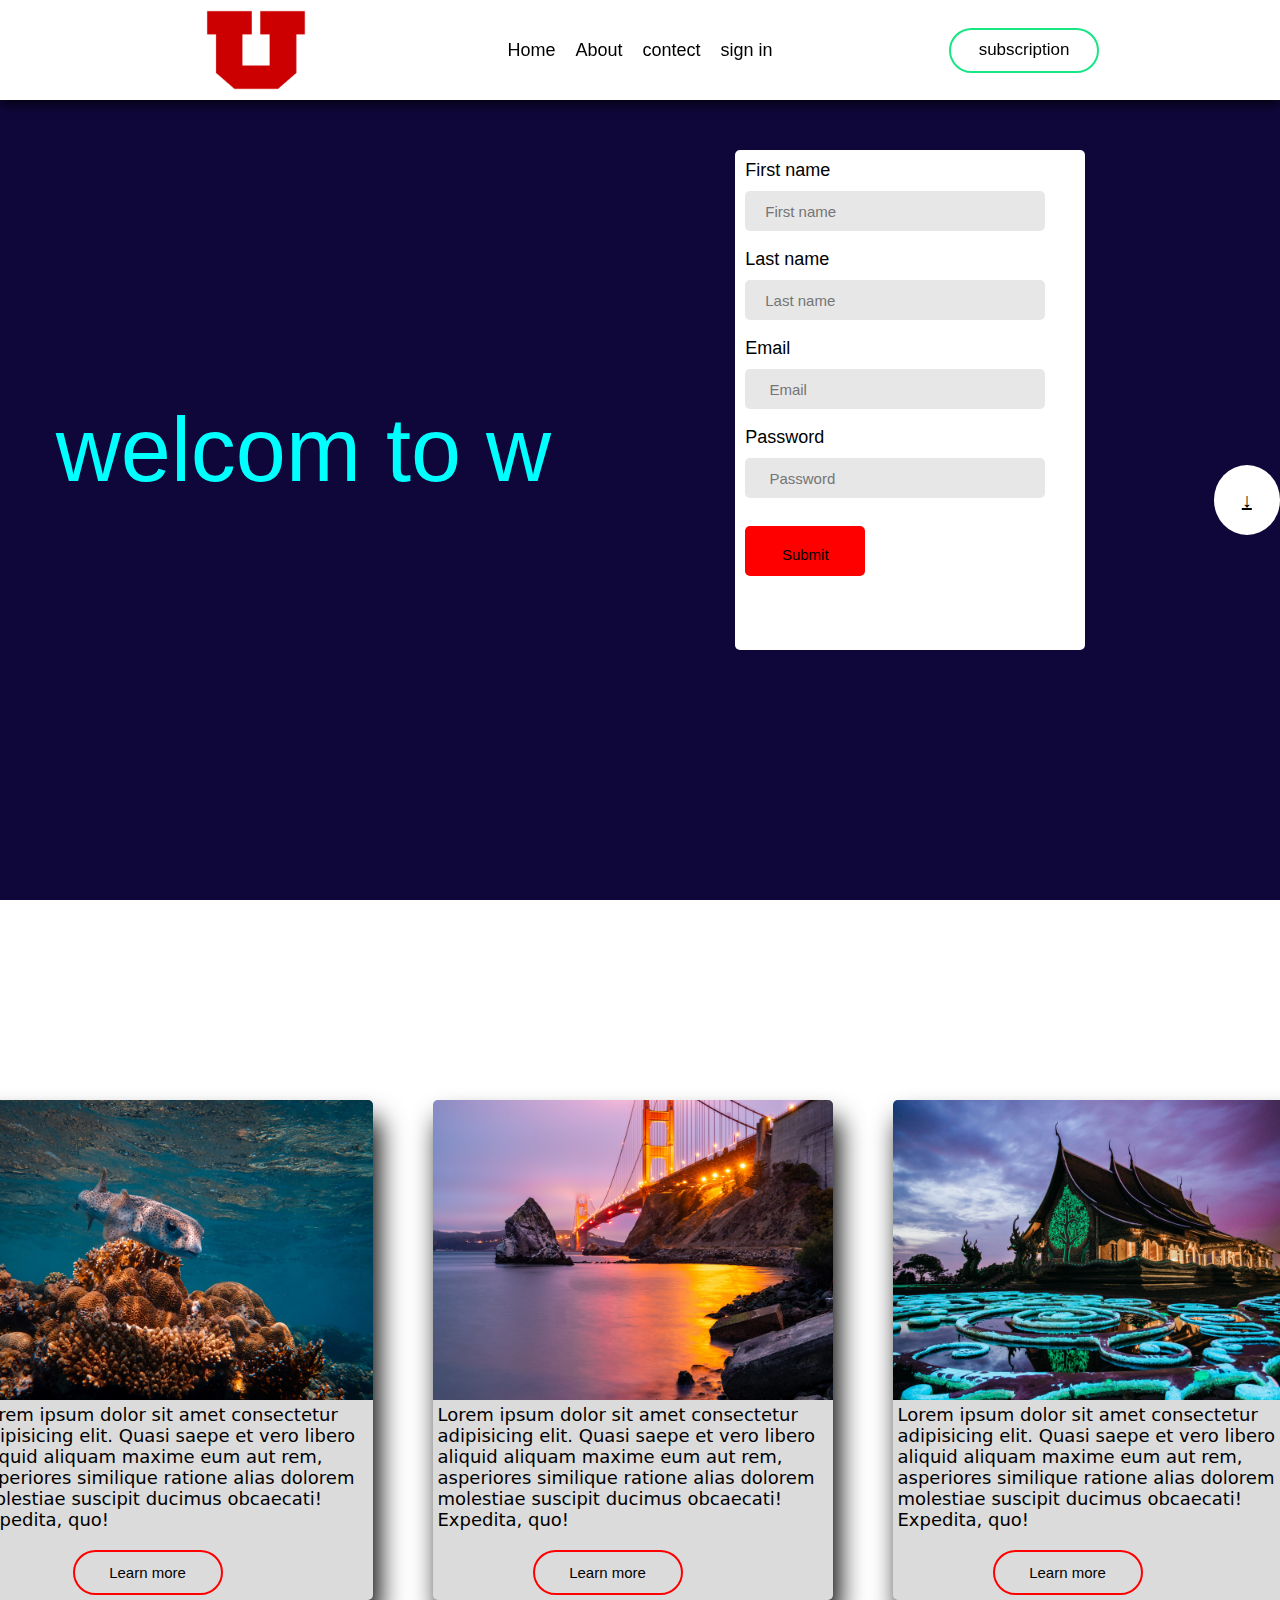
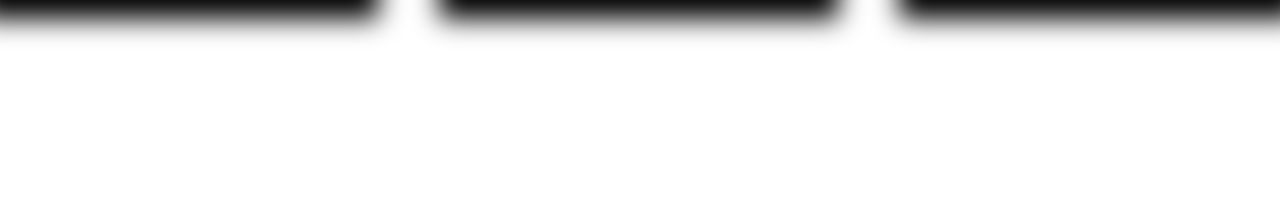
<file: index.html>
<!DOCTYPE html>
<html lang="en">

<head>
    <meta charset="UTF-8">
    <meta http-equiv="X-UA-Compatible" content="IE=edge">
    <meta name="viewport" content="width=device-width, initial-scale=1.0">
    <title>Porfolio</title>
    <link rel="stylesheet" href="./style.css">
    <link rel="shortcut icon" href="./download.png" type="image/x-icon">
    <!-- <link rel="stylesheet" href="https://cdn.jsdelivr.net/npm/bootstrap@4.0.0/dist/css/bootstrap.min.css" integrity="sha384-Gn5384xqQ1aoWXA+058RXPxPg6fy4IWvTNh0E263XmFcJlSAwiGgFAW/dAiS6JXm" crossorigin="anonymous"> -->
</head>

<body>
    <nav>
        <div class="left">
            <img  src="./download.png" alt="">
        </div>

        <div class="center">
            <ul>
                <li><a href="./index.html">Home</a></li>
                <li><a href="./About.html">About</a></li>
                <li><a href="./contect.html">contect</a></li>
                <li><a href="./sign.html">sign in</a></li>
            </ul>
        </div>

        <div class="right">
            <button type="button">
             <a href="./sign.html">subscription</a>   </button>
        </div>
    </nav>

    <div class="container"  id="tepa">
        <div class="left_side">
            <div id="text">

            </div>
        </div>
        <div class="right_side">
              <div class="put">
                <form action="#">
                    <label for="First name" pla >First name</label><br>
                    <input type="text" placeholder="First name" id="name" required name="Firstname">
                    <br>
                    <br>

                    <label for="Last name">Last name</label><br>
                    <input type="text" placeholder="Last name" id="name" required name="Lastname">
                    <br>
                    <br>

                    <label for="Email">Email</label><br>
                    <input type="email" placeholder=" Email" required id="email" name="email;">
                    <br>
                    <br>

                    <label for="Password">Password</label><br>
                    <input type="password" placeholder=" Password" id="password" checked maxlength="8" required name="password ;">
                    <br>
                    <br>
                       
                    <input type="submit">
                  </form>
              </div>
        </div>

        <a href="#past">↓</a>
    </div>
    

    <div id="past" class="main">
        <div class="box">
          <img src="./francesco-ungaro-XG_oD9-ZLKs-unsplash.jpg" alt="">
          <p>Lorem ipsum dolor sit amet consectetur adipisicing elit. Quasi saepe et vero libero aliquid aliquam maxime eum aut rem, asperiores similique ratione alias dolorem molestiae suscipit ducimus obcaecati! Expedita, quo!</p>

          <button>Learn more</button>
        </div>
        <div class="box">
           <img src="./zetong-li-kgjbotOotgk-unsplash.jpg" alt="">

           <p>Lorem ipsum dolor sit amet consectetur adipisicing elit. Quasi saepe et vero libero aliquid aliquam maxime eum aut rem, asperiores similique ratione alias dolorem molestiae suscipit ducimus obcaecati! Expedita, quo!</p>

          <button>Learn more</button>
        </div>
        <div class="box">
           <img src="./tan-kaninthanond-jw7cs22yU88-unsplash.jpg" alt="">

           <p>Lorem ipsum dolor sit amet consectetur adipisicing elit. Quasi saepe et vero libero aliquid aliquam maxime eum aut rem, asperiores similique ratione alias dolorem molestiae suscipit ducimus obcaecati! Expedita, quo!</p>

          <button>Learn more</button>
        </div>
        <a href="#tepa">↓</a>

    </div>



    <!-- <script src="https://cdn.jsdelivr.net/npm/bootstrap@4.0.0/dist/js/bootstrap.min.js" integrity="sha384-JZR6Spejh4U02d8jOt6vLEHfe/JQGiRRSQQxSfFWpi1MquVdAyjUar5+76PVCmYl" crossorigin="anonymous"></script> -->

    <script src="./script.js"></script>
</body>

</html>
</file>
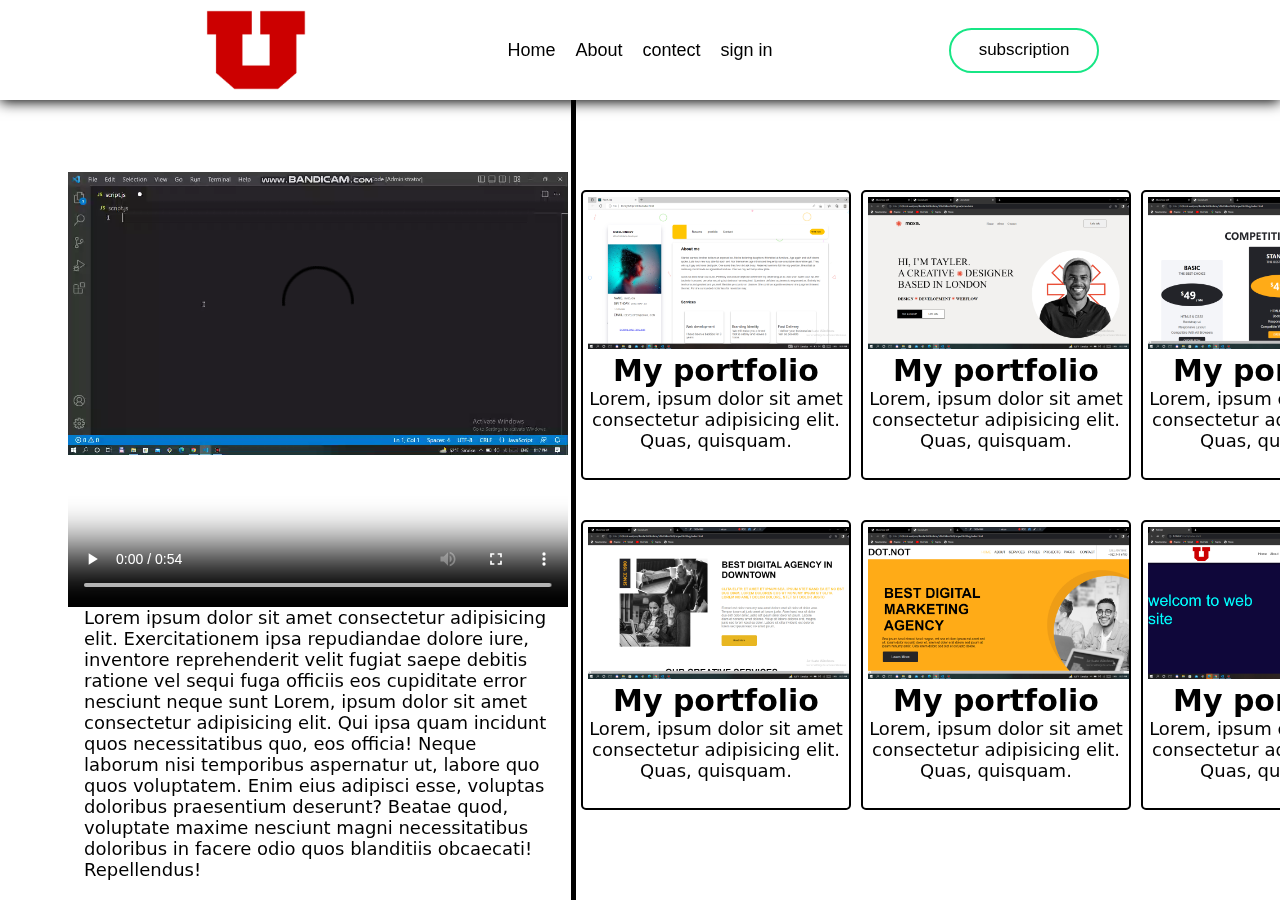
<file: About.html>
<!DOCTYPE html>
<html lang="en">
<head>


    
    <meta charset="UTF-8">
    <meta http-equiv="X-UA-Compatible" content="IE=edge">
    <meta name="viewport" content="width=device-width, initial-scale=1.0">
    <title>About our self</title>
    <link rel="stylesheet" href="about.css">
</head>
<body>
    <audio src="./Dance up.mp3" autoplay hidden ></audio>
    
    <nav>
        <div class="left">
            <img  src="./download.png" alt="">
        </div>

        <div class="center">
            <ul>
                <li><a href="./index.html">Home</a></li>
                <li><a href="./About.html">About</a></li>
                <li><a href="./contect.html">contect</a></li>
                <li><a href="./sign.html">sign in</a></li>
            </ul>
        </div>

        <div class="right">
            <button type="button">
                <a href="./sign.html">subscription</a></button>
        </div>
    </nav>

    <div class="container">
        <div class="left_side">
            <video src="./video.mp4" controls  width="500px" height="600px">
             
             
            </video>
            <p>Lorem ipsum dolor sit amet consectetur adipisicing elit. Exercitationem ipsa repudiandae dolore iure, inventore reprehenderit velit fugiat saepe debitis ratione vel sequi fuga officiis eos cupiditate error nesciunt neque sunt Lorem, ipsum dolor sit amet consectetur adipisicing elit. Qui ipsa quam incidunt quos necessitatibus quo, eos officia! Neque laborum nisi temporibus aspernatur ut, labore quo quos voluptatem. Enim eius adipisci esse, voluptas doloribus praesentium deserunt? Beatae quod, voluptate maxime nesciunt magni necessitatibus doloribus in facere odio quos blanditiis obcaecati! Repellendus!
            </p>
      </div>
  
  
      <div class="main">
          <div class="box">
              <img src="./bandicam 2022-10-05 21-39-15-802.jpg" alt="">
              <h1>My portfolio</h1>
              <p>Lorem, ipsum dolor sit amet consectetur adipisicing elit. Quas, quisquam.</p>
          </div>
          <div class="box">
         <img src="./bandicam 2022-10-01 20-33-58-651.jpg" alt="">
         <h1>My portfolio</h1>
         <p>Lorem, ipsum dolor sit amet consectetur adipisicing elit. Quas, quisquam.</p>
          </div>
          <div class="box">
            <img src="./bandicam 2022-10-01 20-35-35-242.jpg" alt="">
            <h1>My portfolio</h1>
            <p>Lorem, ipsum dolor sit amet consectetur adipisicing elit. Quas, quisquam.</p>
          </div>
          <div class="box">
            <img src="./bandicam 2022-10-01 20-35-43-104.jpg" alt="">
            <h1>My portfolio</h1>
            <p>Lorem, ipsum dolor sit amet consectetur adipisicing elit. Quas, quisquam.</p>
          </div>
          <div class="box">
        <img src="./bandicam 2022-10-01 20-35-47-515.jpg" alt="">
        <h1>My portfolio</h1>
        <p>Lorem, ipsum dolor sit amet consectetur adipisicing elit. Quas, quisquam.</p>
          </div>
          <div class="box">
             <img src="./bandicam 2022-10-05 21-37-35-837.jpg" alt="">
             <h1>My portfolio</h1>
             <p>Lorem, ipsum dolor sit amet consectetur adipisicing elit. Quas, quisquam.</p>
          </div>
      </div>
    </div>
</body>
</html>
</file>
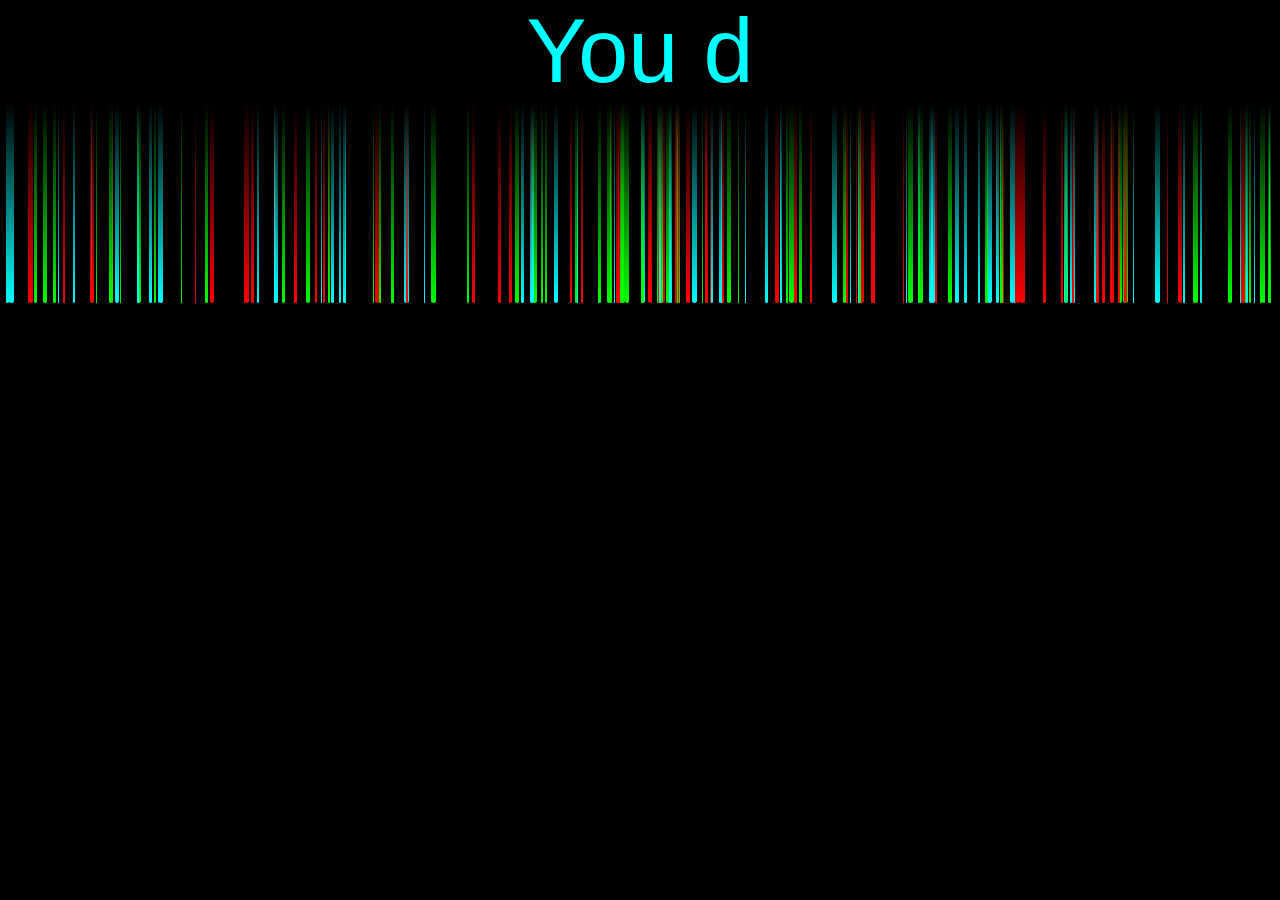
<file: contect.html>
<!DOCTYPE html>
<html lang="en">
<head>
    <meta charset="UTF-8">
    <meta http-equiv="X-UA-Compatible" content="IE=edge">
    <meta name="viewport" content="width=device-width, initial-scale=1.0">
    <title>Cry</title>
    <link rel="stylesheet" href="./contect.css">
</head>
<body>

    <div id="text">
        
    </div>
    <script src="./contect.js"></script>
</body>
</html>
</file>
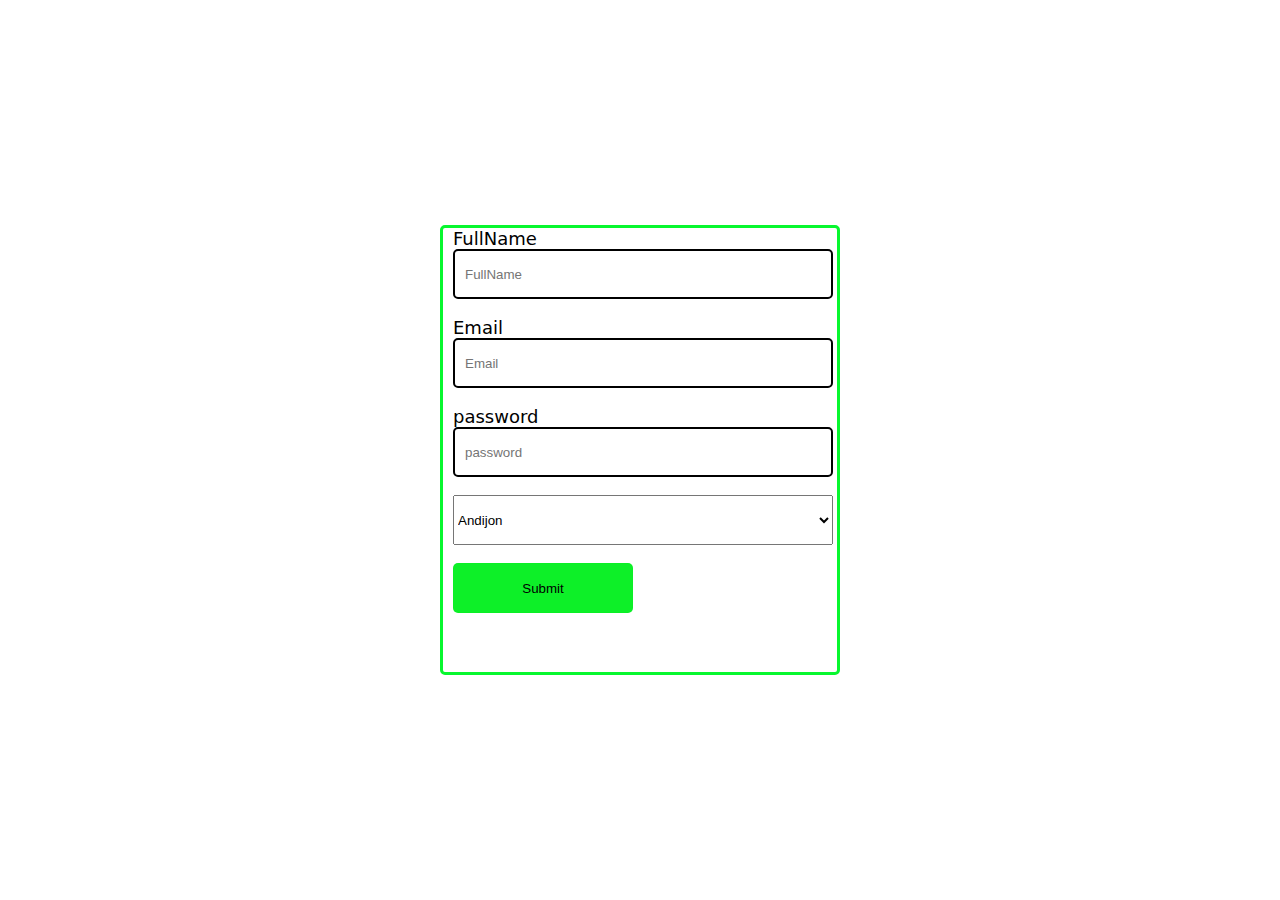
<file: sign.html>
<!DOCTYPE html>
<html lang="en">
<head>
    <meta charset="UTF-8">
    <meta http-equiv="X-UA-Compatible" content="IE=edge">
    <meta name="viewport" content="width=device-width, initial-scale=1.0">
    <title>sign in</title>
    <link rel="stylesheet" href="./sign.css">
</head>
<body>
    <div class="container">
        <form action="#">

            <label for="FirstName">FullName</label><br>
            <input type="text" placeholder="FullName" id="name" name="fname">
            <br>
            <br>
            
            <label for="Email">Email</label><br>
            <input type="email" placeholder="Email" id="email" name="email">
            <br>
            <br>
            
            <label for="password">password</label><br>
            <input type="password" placeholder="password" id="password" name="password">
            <br>
            <br>
            
            <select name="" id="">
                <option value="">Andijon</option>
                <option value="">Samarqand</option>
                <option value="">Toshkent</option>
                <option value="">Buhoro</option>
                <option value="">Marg'ilon</option>
            </select>
            <br>
            <br>
            <input type="submit" name="submit" id="submit">
        </form>
    </div>
</body>
</html>
</file>
<file: style.css>
* {
  margin: 0;
  padding: 0;
  box-sizing: border-box;
}

body {
  width: 100%;
}

nav {
  width: 100%;
  height: 100px;
  display: flex;
  justify-content: center;
  align-items: center;
  margin-bottom: 630px;
  box-shadow: 0px 2px 13px;
  position: fixed;
  z-index: 5;
  background: white;
}
nav .left {
  width: 30%;
  display: flex;
  justify-content: center;
  align-items: center;
}
nav .left img {
  width: 100px;
  height: 80px;
}
nav .center {
  width: 30%;
  display: flex;
  justify-content: center;
  align-items: center;
}
nav .center ul {
  display: flex;
  list-style: none;
}
nav .center ul li {
  margin: 10px;
  color: black;
}
nav .center ul li a {
  text-decoration: none;
  color: black;
  font-size: 18px;
  font-family: sans-serif;
}
nav .center ul li a:hover {
  color: cyan;
}
nav .right {
  width: 30%;
  display: flex;
  justify-content: center;
  align-items: center;
}
nav .right button {
  width: 150px;
  height: 45px;
  background: white;
  border: 2px solid rgb(23, 230, 133);
  border-radius: 25px;
  cursor: pointer;
  font-family: sans-serif;
  font-size: 17px;
}
nav .right button a {
  color: black;
  text-decoration: none;
}
nav .right button:hover {
  background: rgb(0, 0, 0);
  color: white;
  font-family: sans-serif;
  font-size: 17px;
  border: none;
}
nav .right button:hover a {
  color: white;
}

.container {
  width: 100%;
  height: 100vh;
  display: flex;
  justify-content: center;
  align-items: center;
  background: rgb(15, 7, 58);
  position: relative;
}
.container .left_side {
  width: 50%;
  height: 100%;
  display: flex;
  justify-content: center;
  align-items: center;
}
.container .left_side #text {
  font-size: 90px;
  color: black;
  font-family: sans-serif;
  color: cyan;
}
.container .right_side {
  width: 50%;
  height: 100%;
  display: flex;
  justify-content: center;
  align-items: center;
}
.container .right_side .put {
  width: 350px;
  height: 500px;
  background: white;
  position: absolute;
  top: 150px;
  border-radius: 5px;
  padding: 10px;
}
.container .right_side .put label {
  font-size: 18px;
  font-family: sans-serif;
}
.container .right_side .put input {
  width: 300px;
  height: 40px;
  outline: none;
  border: none;
  background: rgb(231, 231, 231);
  top: 10px;
  margin-top: 10px;
  padding: 20px;
  font-size: 15px;
  font-family: sans-serif;
  border-radius: 5px;
}
.container .right_side .put input:last-child {
  width: 120px;
  height: 50px;
  background-color: red;
  border-radius: 5px;
  display: flex;
  justify-content: center;
  align-items: center;
  text-align: center;
  margin-top: 10px;
  cursor: pointer;
}
.container a {
  font-size: 20px;
  width: 70px;
  height: 70px;
  color: black;
  background: white;
  display: flex;
  justify-content: center;
  align-items: center;
  border-radius: 50%;
  margin-top: 100px;
}

.main {
  width: 100%;
  height: 100vh;
  display: flex;
  justify-content: center;
  align-items: center;
}
.main a {
  width: 50px;
  height: 55px;
  background: black;
  color: white;
  display: flex;
  justify-content: center;
  align-items: center;
  font-size: 30px;
  border-radius: 50%;
  transform: rotateX(150deg);
}
.main .box {
  width: 400px;
  height: 500px;
  box-shadow: 6px 19px 27px;
  margin: 30px;
  border-radius: 5px;
  background: rgb(220, 219, 219);
}
.main .box img {
  width: 400px;
  height: 300px;
  -o-object-fit: cover;
     object-fit: cover;
  border-top-left-radius: 5px;
  border-top-right-radius: 5px;
}
.main .box p {
  font-family: system-ui, -apple-system, BlinkMacSystemFont, "Segoe UI", Roboto, Oxygen, Ubuntu, Cantarell, "Open Sans", "Helvetica Neue", sans-serif;
  font-size: 18px;
  display: flex;
  justify-content: center;
  align-items: center;
  flex-direction: column;
  margin-left: 5px;
}
.main .box button {
  width: 150px;
  height: 45px;
  border-radius: 25px;
  border: 2px solid red;
  background: transparent;
  font-family: sans-serif;
  font-size: 15px;
  display: flex;
  justify-content: center;
  align-items: center;
  margin-left: 100px;
  margin-top: 20px;
  cursor: pointer;
}/*# sourceMappingURL=style.css.map */
</file>
<file: about.css>
* {
  margin: 0;
  padding: 0;
  box-sizing: border-box;
}

body {
  width: 100%;
}

nav {
  width: 100%;
  height: 100px;
  display: flex;
  justify-content: center;
  align-items: center;
  margin-bottom: 630px;
  box-shadow: 0px 2px 13px;
  position: fixed;
  z-index: 5;
  background: white;
}
nav .left {
  width: 30%;
  display: flex;
  justify-content: center;
  align-items: center;
}
nav .left img {
  width: 100px;
  height: 80px;
}
nav .center {
  width: 30%;
  display: flex;
  justify-content: center;
  align-items: center;
}
nav .center ul {
  display: flex;
  list-style: none;
}
nav .center ul li {
  margin: 10px;
  color: black;
}
nav .center ul li a {
  text-decoration: none;
  color: black;
  font-size: 18px;
  font-family: sans-serif;
}
nav .center ul li a:hover {
  color: cyan;
}
nav .right {
  width: 30%;
  display: flex;
  justify-content: center;
  align-items: center;
}
nav .right button {
  width: 150px;
  height: 45px;
  background: white;
  border: 2px solid rgb(23, 230, 133);
  border-radius: 25px;
  cursor: pointer;
  font-family: sans-serif;
  font-size: 17px;
}
nav .right button a {
  color: black;
  text-decoration: none;
}
nav .right button:hover {
  background: rgb(0, 0, 0);
  color: white;
  font-family: sans-serif;
  font-size: 17px;
  border: none;
}
nav .right button:hover a {
  color: white;
}

.container {
  width: 100%;
  height: 100vh;
  display: flex;
  justify-content: center;
  align-items: center;
}
.container .left_side {
  width: 40%;
  height: 100vh;
  display: flex;
  justify-content: space-around;
  align-items: center;
  flex-direction: column;
  padding: 20px;
  border-right: 5px solid black;
}
.container .left_side p {
  font-size: 18px;
  font-family: system-ui, -apple-system, BlinkMacSystemFont, "Segoe UI", Roboto, Oxygen, Ubuntu, Cantarell, "Open Sans", "Helvetica Neue", sans-serif;
  font-weight: 500;
}
.container .main {
  width: 50%;
  display: grid;
  grid-template-columns: repeat(3, 1fr);
  place-items: center;
  grid-row-gap: 30px;
  margin-top: 100px;
}
.container .main .box {
  width: 270px;
  height: 290px;
  border: 2px solid black;
  overflow: hidden;
  margin: 5px;
  border-radius: 5px;
  padding: 5px;
}
.container .main .box img {
  width: 270px;
  -o-object-fit: cover;
     object-fit: cover;
}
.container .main .box h1 {
  text-align: center;
  font-size: 30px;
  font-family: system-ui, -apple-system, BlinkMacSystemFont, "Segoe UI", Roboto, Oxygen, Ubuntu, Cantarell, "Open Sans", "Helvetica Neue", sans-serif;
}
.container .main .box p {
  font-size: 18px;
  font-family: system-ui, -apple-system, BlinkMacSystemFont, "Segoe UI", Roboto, Oxygen, Ubuntu, Cantarell, "Open Sans", "Helvetica Neue", sans-serif;
  text-align: center;
}/*# sourceMappingURL=about.css.map */
</file>
<file: contect.css>
*{
    margin: 0;
    padding: 0;
    box-sizing: border-box;
}

body{
    background: #000;
    overflow: hidden;
    height: 100vh;
    width: 100%;
}

i{
    position: absolute;
    height: 200px;
    background: linear-gradient(transparent,#fff);
    border-bottom-left-radius: 5px;
    border-bottom-right-radius: 5px;
    animation: animate 5s linear infinite;
    width: 100%;
}

i:nth-child(3n+1){
    background: linear-gradient(transparent,#0ff);
}
i:nth-child(3n+2){
    background: linear-gradient(transparent,#0f0);
}
i:nth-child(3n+3){
    background: linear-gradient(transparent,#f00);
}


@keyframes animate{
    0%{
        transform: translateY(-200px);
    }

    100%{
        transform: translateY(calc(100vh + 200px));
    }
}

#text {
    font-size: 90px;
    color: black;
    font-family: sans-serif;
    color: cyan;
    display: flex;
    justify-content: center;
    align-items: center;
    
}
</file>
<file: sign.css>
* {
  margin: 0;
  padding: 0;
  box-sizing: border-box;
}

body {
  width: 100%;
  height: 100vh;
  display: flex;
  justify-content: center;
  align-items: center;
}

.container {
  border-radius: 5px;
  width: 400px;
  height: 450px;
  border: 3px solid rgb(7, 247, 47);
  display: flex;
}
.container input {
  width: 380px;
  height: 50px;
  margin-left: 10px;
  outline: none;
  border-radius: 5px;
  border: 2px solid black;
  padding: 10px;
}
.container label {
  font-family: system-ui, -apple-system, BlinkMacSystemFont, "Segoe UI", Roboto, Oxygen, Ubuntu, Cantarell, "Open Sans", "Helvetica Neue", sans-serif;
  font-size: 18px;
  margin-left: 10px;
}
.container select {
  width: 380px;
  height: 50px;
  margin-left: 10px;
}
.container select option {
  font-size: 20px;
  font-family: system-ui, -apple-system, BlinkMacSystemFont, "Segoe UI", Roboto, Oxygen, Ubuntu, Cantarell, "Open Sans", "Helvetica Neue", sans-serif;
  border: 2px solid black;
}
.container input:last-child {
  width: 180px;
  background: rgba(10, 240, 37, 0.988);
  border: 1px solid rgba(10, 240, 37, 0.988);
  cursor: pointer;
}/*# sourceMappingURL=sign.css.map */
</file>
